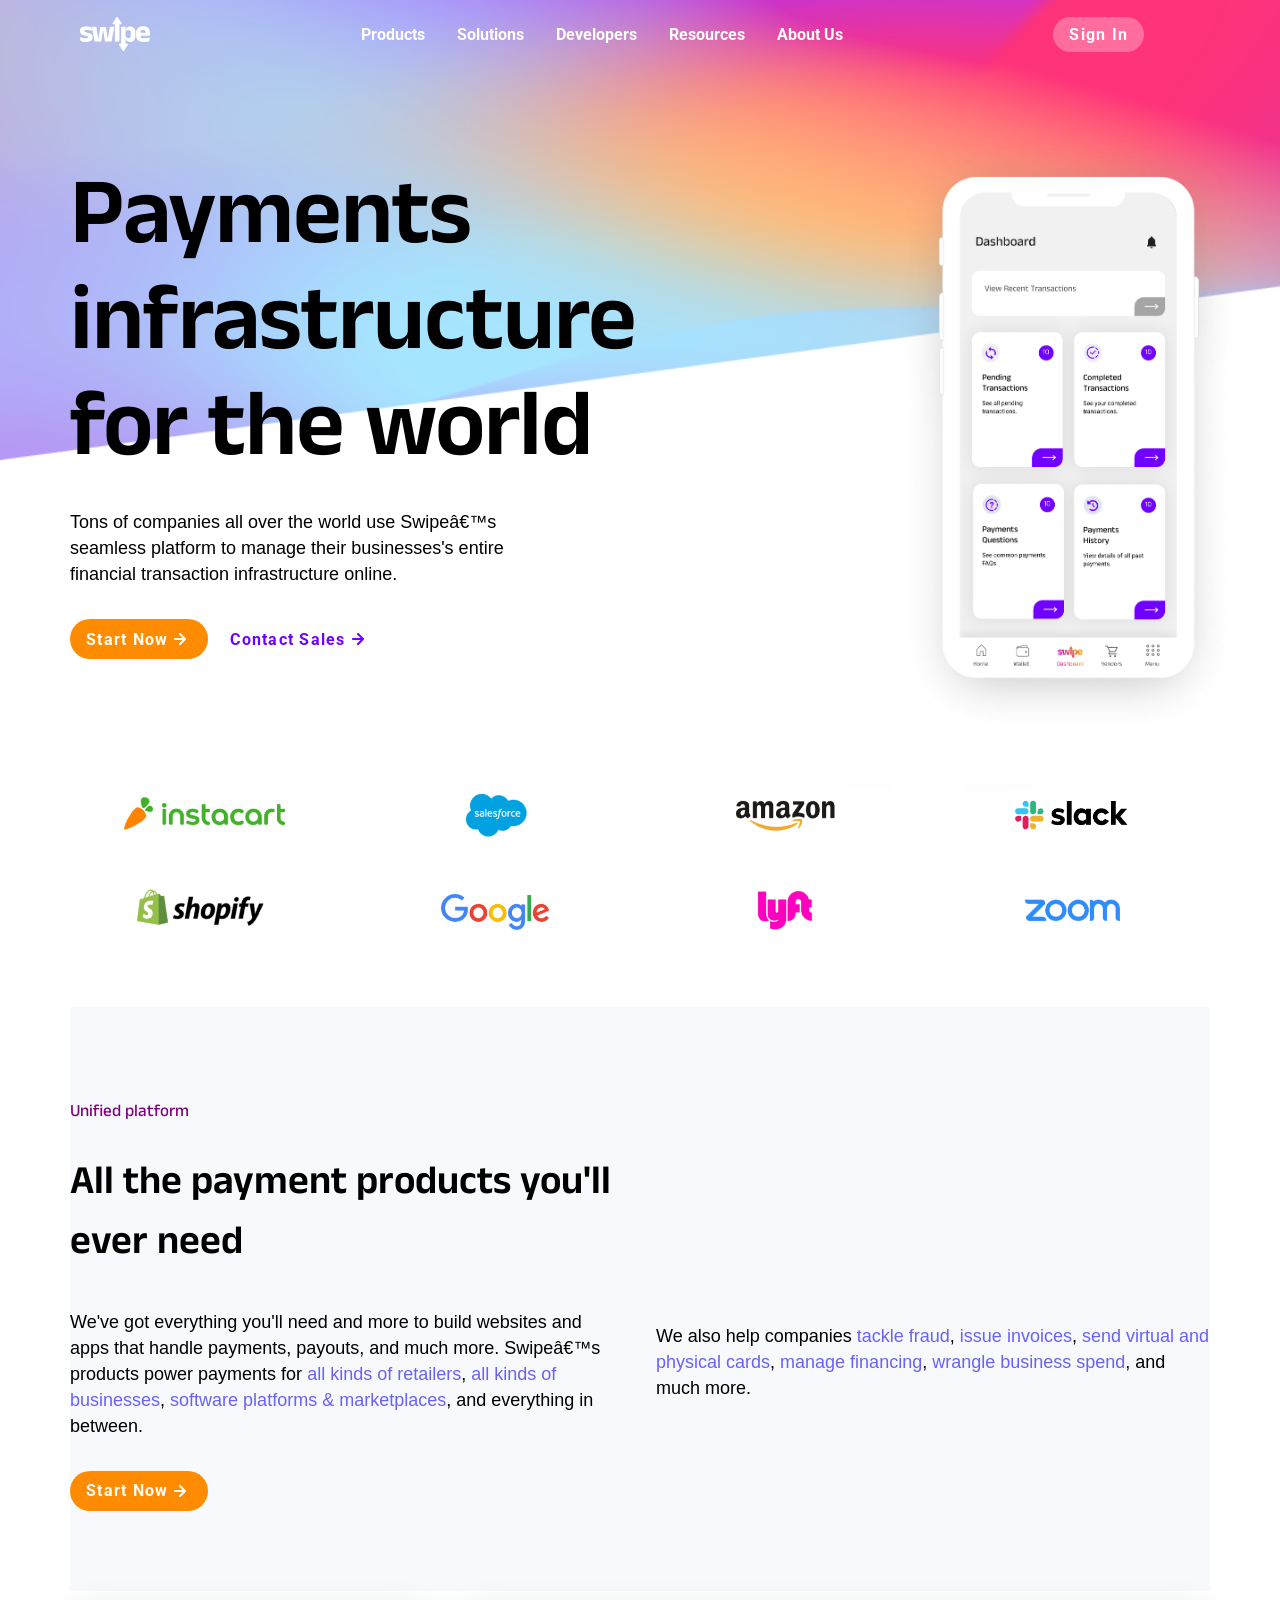
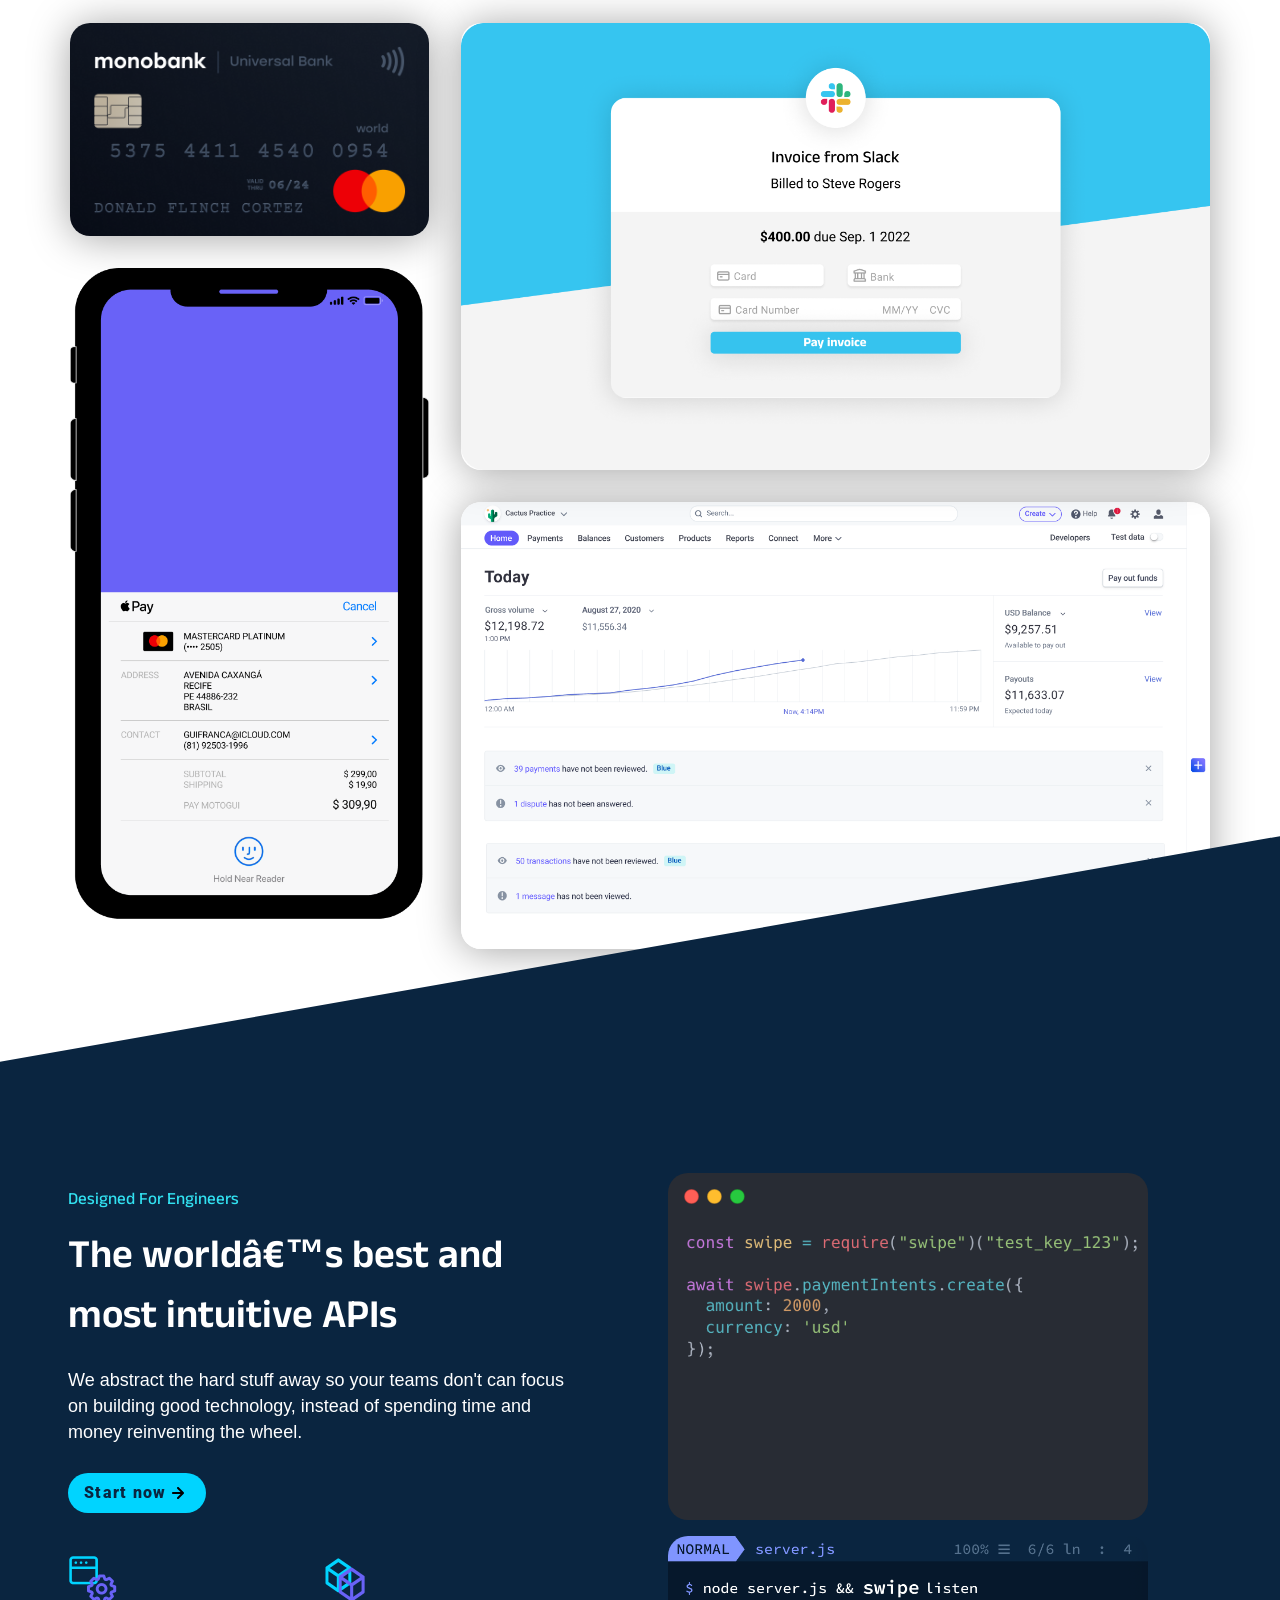
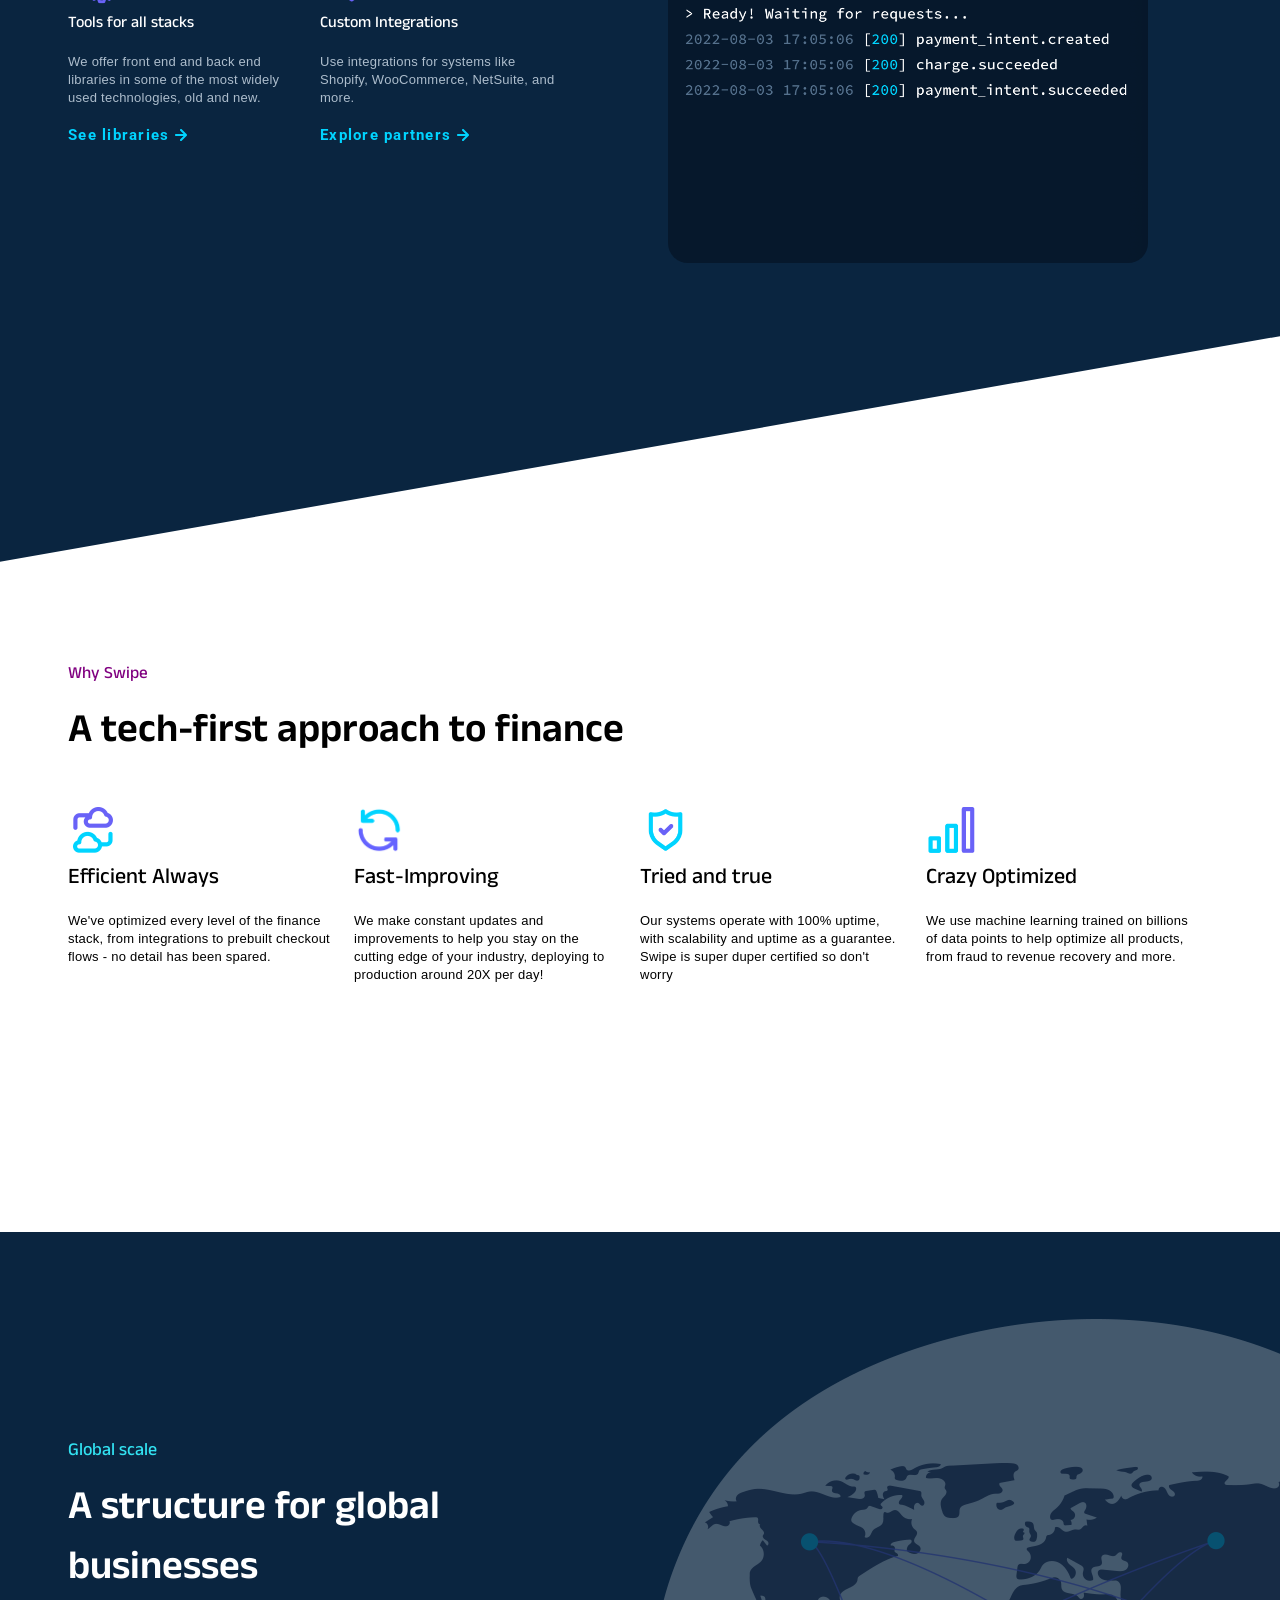
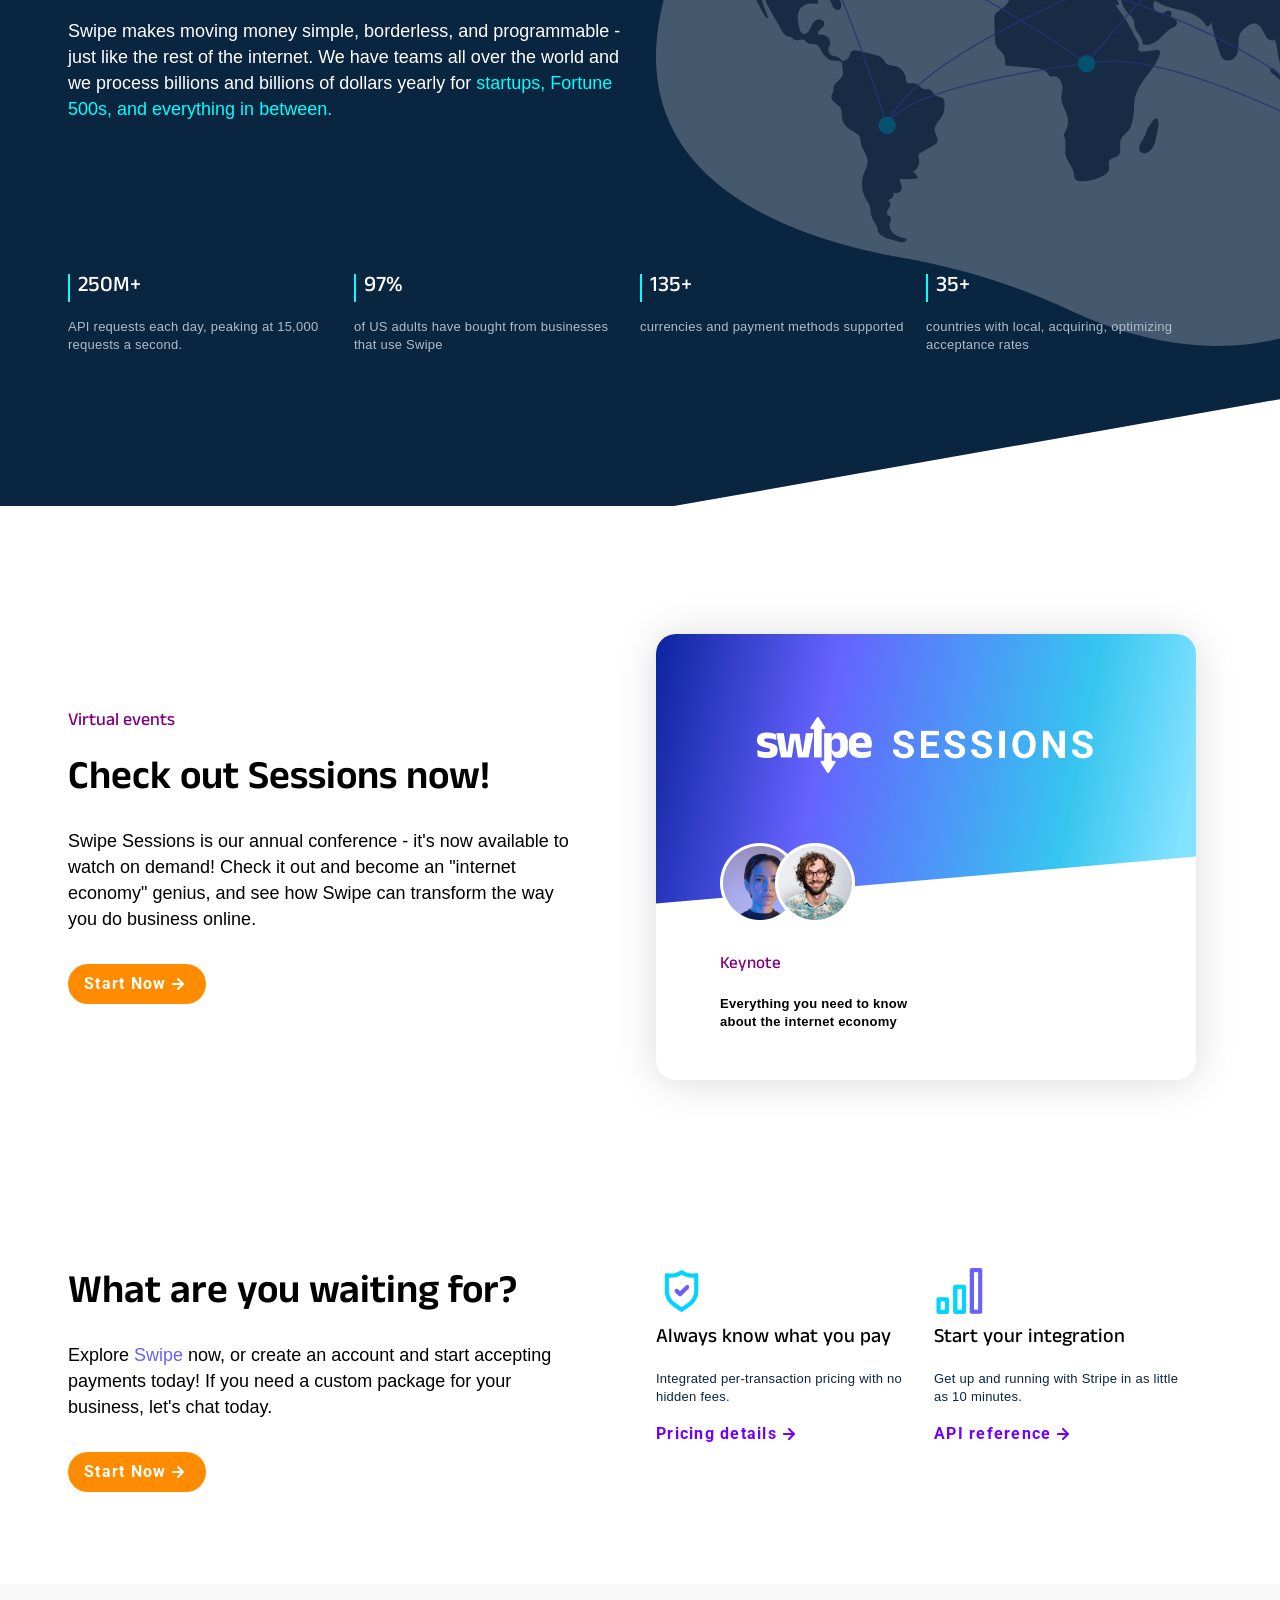
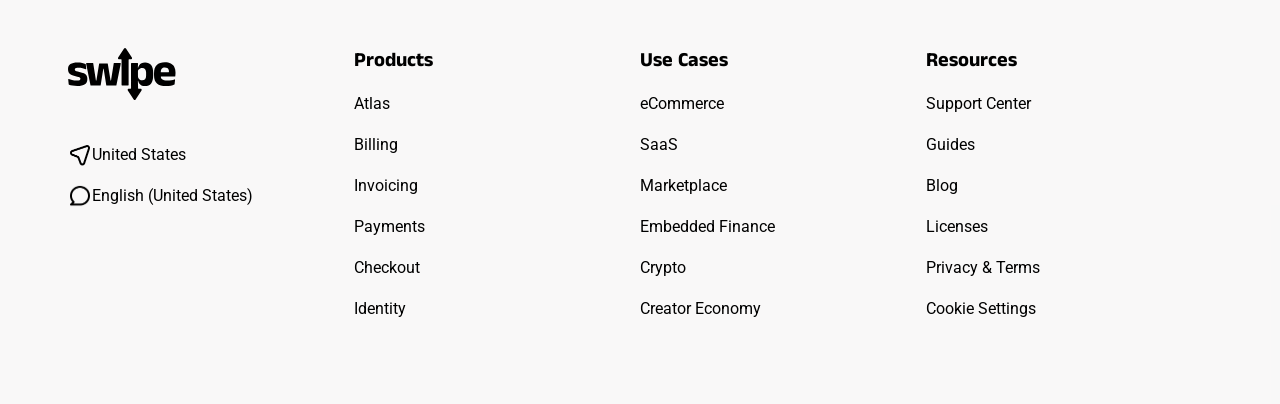
<file: index.html>
<!DOCTYPE html>
<html lang="en
<head>
    <meta charset=" UTF-8">
<meta name="viewport" content="width=device-width, initial-scale=1.0">
<title>Swipe Nikao</title>
<link rel="stylesheet" href="styles.css">
</head>

<body>
    <div class="fondo">
        <img  src="Imagenes/Rectangle 1.png" alt="fondo">
    </div>
    <!-- Primera seccion -->
    <section>
        <nav class="navegation">
            <img class="logo"  src="Imagenes/logo-white.svg" alt="Logo Swipe">
            <ul class="menu">
                <li><a href="#">Products</a></li>
                <li><a href="#">Solutions</a></li>
                <li><a href="#">Developers</a></li>
                <li><a href="#">Resources</a></li>
                <li><a href="#">About Us</a></li>
            </ul>
            <div class="hamburger">
                <div class="bar"></div>
                <div class="bar-2"></div>
                <div class="bar-3"></div>
            </div>
            <button class="Sign navbar-button">Sign In </button>
        </nav>

        <div class="body">

            <main class="contenido">
                <div  class="two-columns">
                <div class="hero">
                    <div class="left">
                    <div class="textos">
                        <h1 class="title"> Payments  infrastructure for the world</h1>
                        <p> Tons of companies all over the world use Swipe’s seamless platform to manage their
                            businesses's
                            entire financial transaction infrastructure online.</p>
                        </div>
                        <nav class="buttons">
                            <button class="start-button  flecha"> Start Now
                                <img class="flecha" src="Imagenes/arrow-right-light.svg" alt="Iniciar ahora">
                            </button>
                            <button class="contact">Contact Sales
                                <img class="flecha" src="Imagenes/arrow-right-purple.svg" alt="Ponte en Contacto">
                            </button>
                        </nav>
                    </div>

                    <div class="right">
                        <img class="phone" src="Imagenes/hero-phone.png" alt="telefono">
                    </div>
                </div>
            </div>
                <div class="partners">
                    <div class="container">
                        <div class="partners-grid">

                            <img src="Imagenes/instacart.png" alt="Instacart">
                            <img src="Imagenes/salesforce.png" alt="SalesForce">
                            <img src="Imagenes/amazon.png" alt="Amazon">
                            <img src="Imagenes/slack.png" alt="Slack">
                            <img src="Imagenes/shopify.png" alt="Shopify">
                            <img src="Imagenes/google.png" alt="Google">
                            <img src="Imagenes/lyft.png" alt="Lyft">
                            <img src="Imagenes/zoom.png" alt="Zoom">

                        </div>
                    </div>
                </div>
            </main>
            <!-- Segunda Seccion -->
            <section>
                <div class="unified-platform">
                    <div class="container-unified">
                        <p class="unified-text">
                            Unified platform
                        </p>
                        <h2>
                            All the payment products you'll ever need
                        </h2>
                        <div class="two-text">
                            <div class="text-left">
                                <p>We've got everything you'll need and more to build websites and apps that handle payments, payouts, and much more. Swipe’s products power payments for <a href="#">all kinds of retailers</a>,
                                <a href="#"> all kinds of businesses</a>,
                                <a href="#">software platforms & marketplaces</a>,
                                and everything in between.
                                </p>
                            </div>
                            <div class="text-right">
                                <p>
                                    We also help companies 
                                    <a href="#"> tackle fraud</a>,
                                    <a href="#"> issue invoices</a>,
                                    <a href="#">send virtual and physical cards</a>,
                                    <a href="#"> manage financing</a>,
                                    <a href="#"> wrangle business spend</a>,
                                    and much more.
                                </p>
                            </div>
                        </div>
                        <button class="start-button  flecha"> Start Now
                            <img class="flecha" src="Imagenes/arrow-right-light.svg" alt="Iniciar ahora">
                        </button>
                    </div>
                </div>
                <div class="graphics-section">
                    <div class="container-graphics">
                        <div class="grid-section">
                            <img id="credit-card" src="Imagenes/credit-card.png" alt="Targeta de Credito">
                            <img id="slack-invoice" src="Imagenes/slack-invoice.png" alt="Factura de Slack">
                            <img id="phone" src="Imagenes/phone.png" alt="Telefono">
                            <img id="dash"  src="Imagenes/dash.png" alt="dash">
                        </div>
                    </div>
                </div>
            </section>
           
        </div>
    </section>
    <!-- Tercera Seccion -->
    <section>
        
        <div class="PseudoElements">
        
            <div class="section-container twocolumn">
                <div class=" column-text">
                    <p class="Designed-text">
                        Designed For Engineers
                    </p>
                    <h2>
                        The world’s best and most intuitive APIs
                    </h2>
                    <p>
                        We abstract the hard stuff away so your teams don't can focus on building good technology,
                        instead of spending time and money reinventing the wheel.
                    </p>
                    <button id="start-button" class="start-button  flecha"> Start now
                        <img class="flecha" src="Imagenes/arrow-right-dark.svg" alt="Iniciar ahora">
                    </button>
                    <div class="container-cards">
                        <div class="card">
                            <img class="icon" src="Imagenes/tools-icon.png" alt="icono">
                            <h3> Tools for all stacks </h3>
                            <p class="card-text">
                                We offer front end and back end libraries in some of the most
                                widely used technologies, old and new.
                            </p>
                            <button class="contact">See libraries
                                <img class="flecha" src="Imagenes/arrow-right-blue.svg" alt="Ponte en Contacto">
                            </button>
                        </div>
                        <div class="card">
                            <img class="icon" src="Imagenes/cube-icon.png" alt="icono">
                            <h3>Custom Integrations</h3>
                            <p class="card-text">
                                Use integrations for systems like Shopify, WooCommerce, NetSuite,
                                and more.
                            </p>
                            <button class="contact">Explore partners
                                <img class="flecha" src="Imagenes/arrow-right-blue.svg" alt="Ponte en Contacto">
                            </button>
                        </div>
                    </div>
                </div>
                <div class="column-graphics">
                    <img id="codigo-mac" src="Imagenes/api-code.png" alt="Api Code">
                    <img id="terminal-code" src="Imagenes/terminal-code.png" alt="Terminal">
                </div>
            </div>

        </div>
    </section>
    <!-- Cuarta Seccion -->
    <section>
        <div class="swipe-section">
            <div class="section-container">
                <p class="unified-text">
                 Why Swipe    
                </p>
                 <h2>A tech-first approach to finance</h2>
                 <article class="card-container">
                    <div class="card">
                        <img src="Imagenes/cloud-icon.png" alt="icon" class="icon">
                        <h3> Efficient Always</h3>
                        <p class="card-text">
                            We've optimized every level of the finance stack, from integrations to prebuilt checkout
                            flows - no detail has been spared.
                        </p>
                    </div>
                    <div class="card">
                        <img src="Imagenes/cycle-icon.png" alt="icon" class="icon">
                        <h3> Fast-Improving</h3>
                        <p class="card-text">
                            We make constant updates and improvements to help you stay on the cutting edge of your
                            industry, deploying to production around 20X per day!
                        </p>
                    </div>
                    <div class="card">
                        <img src="Imagenes/shield-icon.png" alt="icon" class="icon">
                        <h3> Tried and true</h3>
                        <p class="card-text">
                            Our systems operate with 100% uptime, with scalability and uptime as a guarantee. Swipe is
                            super duper certified so don't worry
                        </p>
                    </div>
                    <div class="card">
                        <img src="Imagenes/bars-icon.png" alt="icon" class="icon">
                        <h3>Crazy Optimized</h3>
                        <p class="card-text">
                            We use machine learning trained on billions of data points to help optimize all products,
                            from fraud to revenue recovery and more.
                        </p>
                    </div>
                 </article>
            </div>
        </div>
    </section>

    <!-- Quinta Seccion -->
    <section>
        <div class="global-section">
            <div class="section-container">
                <div class="two-text"> 
                    <div class="text-left">
                        <p class="Designed-text">
                            Global scale
                        </p>
                        <h2>A structure for global businesses</h2>
                        <p>Swipe makes moving money simple, borderless, and programmable - just like the rest of the
                            internet. We have teams all over the world and we process billions and billions of dollars
                            yearly for 
                        <a href="#">startups, Fortune 500s, and everything in between.</a>
                    </p>
                    </div>
                    <div class="text-right">
                        <img src="Imagenes/global-graphic.png" alt="" id="globe">
                    </div>
                </div>
                <div class="card-container">

                    <div class="card">
                        
                        <h3>250M+</h3>
                        <p class="card-text">
                            API requests each day, peaking at 15,000 requests a second.
                        </p>
                    </div>
                    <div class="card">
                        <h3>97%</h3>
                        <p class="card-text">
                            of US adults have bought from businesses that use Swipe
                        </p>
                    </div>
                    <div class="card">
                        <h3>135+</h3>
                        <p class="card-text">
                            currencies and payment methods supported
                        </p>
                    </div>
                    <div class="card">
                        <h3>35+</h3>
                        <p class="card-text">
                            countries with local, acquiring, optimizing acceptance rates
                        </p>
                    </div>

                </div>
            </div>
        </div>
    </section>
    <section>
        <div class="virtual_section">
            <div class="section-container two-text">
                <div class="text-left">
                    <p class="unified-text">
                        Virtual events
                    </p>
                    <h2>Check out Sessions now!</h2>
                    <p>Swipe Sessions is our annual conference - it's now available to watch on demand! Check it out and
                    become an "internet economy" genius, and see how Swipe can transform the way you do business
                    online.</p>
                    <button class="start-button  flecha"> Start Now
                        <img class="flecha" src="Imagenes/arrow-right-light.svg" alt="Iniciar ahora">
                    </button>
                </div>
                <div class="text-right">
                    <div class="swipe_sessions">
                        <div class="card_top">
                            <img src="Imagenes/swipe-sessions.png" alt="swipe sessions" id="sessions_logo">
                            <div class="avatars"><img src="Imagenes/avatar1.png" alt="persona uno">
                                <img src="Imagenes/avatar2.png" alt="persona dos">
                            </div>
                        </div>
                        <div class="card_bottom">
                            <div class="card_content">
                                <p class="unified-text">Keynote</p>
                                <p class="card-text">
                                    Everything you need to know about the internet economy
                                </p>
                            </div>
                        </div>
                    </div>
                </div>
            </div>
        </div>
    </section>
    <section>
        <div class="waiting_section">
            <div class="section-container two-text">
                <div class="text-left">
                    <h2>What are you waiting for?</h2>
                    <p>
                    Explore <a href="#">Swipe</a> now, or create an account and start accepting payments today! If
                    you need a custom package for your business, let's chat today.  
                    </p>
                    <button class="start-button  flecha"> Start Now
                        <img class="flecha" src="Imagenes/arrow-right-light.svg" alt="Iniciar ahora">
                    </button>
                </div>
                <div class="text-right">
                    <div class="card">
                        <img src="Imagenes/shield-icon.png" alt="icono de escudo" class="icon">
                        <h3>Always know what you pay</h3>
                        <p class="card-text">
                            Integrated per-transaction pricing with no hidden fees.
                        </p>
                        <button class="contact">Pricing details
                            <img class="flecha" src="Imagenes/arrow-right-purple.svg" alt="Ponte en Contacto">
                        </button>
                    </div>
                    <div class="card">
                        <img src="Imagenes/bars-icon.png" alt="icono de barras" class="icon">
                        <h3>Start your integration</h3>
                        <p class="card-text">
                            Get up and running with Stripe in as little as 10 minutes.
                        </p>
                        <button class="contact">API reference
                            <img class="flecha" src="Imagenes/arrow-right-purple.svg" alt="Ponte en Contacto">
                        </button>
                    </div>
                </div>
            </div>
        </div>
    </section>

    <footer>
        <div class="section-container">
            <div class="col">
                <img src="Imagenes/logo-dark.svg" alt="logo Swipe" id="footer_logo">
                <div class="icon_link">
                    <img src="Imagenes/location-icon.png" alt="locacion">
                    <a href="#">United States</a>
                </div>
                <div class="icon_link">
                    <img src="Imagenes/comment-icon.png" alt="idioma">
                    <a href="#">English (United States)</a>
                </div>
            </div>
            <div class="col">
                <h3>Products</h3>
                <ul>
                    <li>
                        <a href="#">Atlas</a>
                    </li>
                    <li>
                        <a href="#">Billing</a>
                    </li>
                    <li>
                        <a href="#">Invoicing</a>
                    </li>
                    <li>
                        <a href="#">Payments</a>
                    </li>
                    <li>
                        <a href="#">Checkout</a>
                    </li>
                    <li>
                        <a href="#">Identity</a>
                    </li>
                </ul>
            </div>
            <div class="col">
                <h3>Use Cases</h3>
                <ul>
                    <li>
                        <a href="#">eCommerce</a>
                    </li>
                    <li>
                        <a href="#">SaaS</a>
                    </li>
                    <li>
                        <a href="#">Marketplace</a>
                    </li>
                    <li>
                        <a href="#">Embedded Finance</a>
                    </li>
                    <li>
                        <a href="#">Crypto</a>
                    </li>
                    <li>
                        <a href="#">Creator Economy</a>
                    </li>
                </ul>
            </div>
            <div class="col">
                <h3>Resources</h3>
                <ul>
                    <li>
                        <a href="#">Support Center</a>
                    </li>
                    <li>
                        <a href="#">Guides</a>
                    </li>
                    <li>
                        <a href="#">Blog</a>
                    </li>
                    <li>
                        <a href="#">Licenses</a>
                    </li>
                    <li>
                        <a href="#">Privacy & Terms</a>
                    </li>
                    <li>
                        <a href="#">Cookie Settings</a>
                    </li>
                </ul>
            </div>
        </div>
    </footer>

</body>

</html>
</file>
<file: styles.css>
@import url('https://fonts.googleapis.com/css2?family=Anek+Telugu:wght@700&family=Poppins:ital,wght@1,200&family=Roboto&display=swap');

* {
  margin: 0;
  padding: 0;
  box-sizing: border-box;
}


body {
  position: relative;
  overflow-x:hidden;
}

@keyframes move {
  from {
    transform: translateX(-5px);
  }
  to {
    transform: translateX(10px);
  }
}

.fondo {
  position: relative;
  z-index: -1;
}
.fondo img {
  position: absolute;
  width: 100%;
  height: 280px;
}

.navegation {
  width: 100%;
  display: flex;
  justify-content: space-between;
  align-items: center;
  box-sizing: border-box;
  padding: 0px 16px;
  padding-right: 10px;
  margin-bottom: 80px;
  max-width: 1144px;
}

.menu {
  display: none;
}

.hamburger {
  width: 40px;
  height: 26px;
  background-color: white;
  display: flex;
  justify-content: center;
  flex-direction: column;
  align-items: center;
  border: none;
  border-radius: 20px;
}

.hamburger .bar {
  width: 50%;
  height: 4px;
  background-color: #32e2f1;
  margin: 1px;
}
.hamburger .bar-2 {
  width: 60%;
  height: 4px;
  background-color: blue;
  margin: 1px;
}
.hamburger .bar-3 {
  width: 50%;
  height: 4px;
  background-color: #32e2f1;
  margin: 1px;
}

.Sign {
  display: none;
}
.body {
  margin-left: 20px;

}

main {
  width: 100%;
}

.two-columns {
  width: 100%;
  display: flex;
  justify-content: center;
}

.hero {
  width: 100%;
  display: flex;
  flex-direction: row;
  justify-content: flex-start;
  align-items: center;
  box-sizing: border-box;
}
.two-columns p {
  max-width: 480px;
}

.textos {
  width: 100%;
  height: auto;
}
.title {
  font-family: "Anek Telugu", sans-serif;
  font-weight: 600;
  font-size: 50px;
  margin: 0;
  letter-spacing: -1px;
  line-height: 60px;
}

p {
  font-size: 18px;
  line-height: 26px;
  font-weight: 400;
  font-family: "Arial", sans-serif;
  margin: 16px 0;
  
}

.buttons {
  display: flex;
  margin: 16px 0;
  align-items: center;
}

.start-button {
  font-family: 'Roboto', sans-serif;
  font-size: 16px;
  letter-spacing: 1.25px;
  font-weight: bold;
  border-radius: 20px;
  border: none;
  background-color: darkorange;
  color: white;
  padding: 8px 16px;
  margin: 16px 0;
  margin-right: 22px;
}



 .start-button:hover .flecha {
    animation: move;
    animation-duration: 2s;
    animation-iteration-count: infinite;
}
.contact {
  display: flex;
  align-items: center;
  font-family: "Roboto", sans-serif;
  font-size: 16px;
  letter-spacing: 1.25px;
  font-weight: bold;
  border: none;
  border-radius: 20px;
  background-color: transparent;
  color: #7000ff;
  /* padding: 12px 12px 12px 0; */
}
.contact:hover {
  background-color:rgba(0, 139, 139, 0.049);
}
.contact:hover .flecha {
    animation: move;
    animation-duration: 2s;
    animation-iteration-count: infinite;
}

.flecha {
  display: flex;
  justify-content: center;
  align-items: center;
}

.phone {
  display: none;
}

.partners {
  width: 100%;
}

.container {
  width: 100%;
  max-width: 1144px;
  padding: 0px;
}

.partners-grid {
  display: grid;
  grid-template-columns: 1fr 1fr;
  margin: 60px 0 64px 0;
  column-gap: 16px;
  row-gap: 32px;
  justify-items: start;
}

.partners-grid img {
  width: 100%;
  height: auto;
}

.unified-platform {
  width: 100%;
  display: flex;
  justify-content: center;
  background-color:#f7f9fc;;
  padding: 64px 0;
}

.unified-text {
  color: purple;
  font-family: "Anek Telugu", sans-serif;
  font-size: 17px;
  line-height: 26px;
  font-weight: 500;
}

h2 {
  font-family: "Anek Telugu", sans-serif;
  font-weight: 600;
  font-size: 34px;
  margin: 0;
  width: 100%;
}
.unified-platform  h2 {
  margin-bottom: 16px;
}

.unified-platform p {
  margin: 30px 0;
}

.text-left p {
  font-size: 18px;
  margin: 16px 0;
}

a {
  text-decoration: none;
  color: #6962f7;
  font-weight: 500;
}

a:hover {
  color: #332f82;
}

.graphics-section {
  width: 100%;
  display: flex;
  justify-content: center;
  
}

.grid-section {
  display: grid;
  grid-template-areas:
  "card slack slack"
  "phone slack slack"
  "phone dash dash"
  ;
  grid-gap: 32px;
  padding: 32px 0;
  
}

#credit-card {
grid-area: card;
width: 100%;
box-shadow: 0px 2px 40px 
rgba(0, 0, 0, 0.361);
border-radius:20px ;
}
img{
  overflow-clip-margin: content-box;
  overflow: clip;
}
#slack-invoice {
  grid-area: slack;
  width: 100%;
  box-shadow: 0px 2px 40px
  rgba(0, 0, 0, 0.361);
  border-radius:20px ;
}
#phone {
  grid-area: phone;
  width: 100%;
}

#dash {
  grid-area: dash;
  width: 100%;
  box-shadow: 0px 2px 40px
  rgba(0, 0, 0, 0.361);
  border-radius:20px ;
  z-index: -1;
}
.container-unified {
  width: 100%;
  max-width: 1144px;
}
.container-graphics {
  width: 100%;
  max-width: 1144px;
}

.PseudoElements {
  color: white;
  width: 100%;
  display: flex;
  justify-content: center;
  position: relative;
  padding:calc(64px * 3) 0;
  
}
.PseudoElements::before {
  content: "";
  width: 100%;
  height: 1100px;
  background-color: #0a2540;
  position: absolute;
  top: -32px;
  left: 0;
  z-index: -1;
  transform: skewY(-10deg);
}

.section-container {
  max-width: 1144px;
}

.twocolumn {
  width: 100%;
  display: flex;
  justify-content: center;
  align-items: flex-start;
  flex-direction: row;
  box-sizing: border-box;
}

.twocolumn .column-text {
  width: 100%;
  display: flex;
  flex-direction: column;
  align-items: start;
  justify-content: center;
  padding-right: 16px;
  box-sizing: border-box;
}

.Designed-text {
  color:#32e2f1;
  font-family:"Anek Telugu", sans-serif;
  font-weight: 500;
  font-size: 17px;
  line-height: 26px;
}

.column-text .start-button {
  margin: 12px 0;
  font-weight:900;
  border-radius: 20px;
  background-color:#00d4ff;
  color: #0a2540;
}

.PseudoElements .container-cards {
display: flex;
flex-direction: column;
margin: 22px 0;

}

.card {
  display: flex;
  flex-direction: column;
  justify-content: flex-start;
  align-items: flex-start;
  padding: 8px 16px 8px 0;
}


.PseudoElements .container-cards .card {
  width: 100%;
}

.card .icon {
  height: 50px;
  margin-bottom: 8px;
}

.card  .flecha {
  height: 24px;
}

 .card h3 {
  font-family:"Anek Telugu", sans-serif;
  font-weight: 500;
  font-size: 16px;
  width: 100% ;
  
}

.card-text {
  color: #adbdcc;
  font-size: 13px;
  line-height: 18px;
  letter-spacing: 0.25px;
}

.PseudoElements .contact {
  color: #00d4ff;
  
  font-size: 15px;

}

.column-graphics {
  display: none;
}
.start-button:hover {
  background-color:darkcyan;
}

.column-text .start-button:hover {
  background-color:white;
}

/* 4ta seccion */

.swipe-section {
  width: 100%;
  display: flex;
  justify-content: center;
  padding: calc(64px *3) 0;
}

.card-container {
  display: flex;
  margin: 32px 0;
}

.swipe-section .card-text {
  color: black;
}

/* 5ta Seccion */

.global-section {
  width: 100%;
  display: flex;
  justify-content: center;
  color: white;
  position: relative;
  padding-top:calc(64px *3);
  overflow: hidden;
}
.global-section::before {
content: "" ;
width: 100%;
height: 1000px;
background-color: #0a2540;
position: absolute;
top: -32px;
left: 0;
transform: skewY(-10deg);
z-index: -1;

}



#globe {
  max-width: 844px;
  opacity: 25%;
  position: absolute;
  top: 10%;
  z-index: -1;
}

.global-section .card-container {
  display: flex;
  margin: calc(64px * 2) 0;
}

.global-section .card-container .card {
  width: 25%;
  box-sizing: border-box;
  padding-right: 8px;
}

.global-section .card-container .card h3 {
border-left:  2px solid  aqua;
padding-left: 8px;
line-height: 28px;
}
.global-section a {
  color: aqua;
}
.two-text {
  width: 100%;
  display: flex;
  flex-direction: row;
  justify-content: center;
  align-items: flex-start;
  box-sizing: border-box;
}
.two-text .text-left {
  width: 50%;
  padding-right: 16px;
  display: flex;
  flex-direction: column;
  align-items: start;
  justify-content: center;
  box-sizing: border-box;
}
.two-text .text-right {
  width: 50%;
  padding-left: 16px;
  display: flex;
  flex-direction: column;
  align-items: start;
  justify-content: center;
  box-sizing: border-box;
}
/* Sexta seccion */

.virtual_section {
  display: flex;
  justify-content: center;
  padding: calc(64px * 2) 0;
  position: relative;
}

.virtual_section::before {
  content: "";
  background-color:white;
  width: 100%;
  height: 100%;
  position: absolute;
  top: 0;
  z-index: -1;
}


.virtual_section .text-left {
 
  padding-right:64px ;
}

.swipe_sessions {
  width: 540px;
  height: 446px;
  box-shadow: 0px 2px 40px rgba(0, 0, 0, 0.15);
  border-radius: 20px;
  overflow: hidden;
}

.swipe_sessions .card_top {
  width: 100%;
  height: 50%;
  display: flex;
  justify-content: center;
  align-items: center;
  position: relative;
}
.swipe_sessions .card_top::before {
  content: "";
  background: linear-gradient( 101.33deg, #08209a 0.76%, #6563ff 33.33%, #36c5f0 76.92%, #83e2ff 96.96% );
  width: 100%;
  height: 150%;
  position: absolute;
  top: -40%;
  transform: skewY(-5deg);
  z-index: 1;
}

#sessions_logo {
  z-index: 2;
  width: 338px;
}

.virtual_section .avatars {
  position: absolute;
  bottom: -70px;
  left: 64px;
  z-index: 3;
}

.virtual_section .avatars img {
  width: 80px;
}
.virtual_section .avatars img:nth-of-type(2) {
  position: absolute;
  left: 55px;
}

.virtual_section .card_bottom {
  width: 100%;
  height: 50%;
  box-sizing: border-box;
  padding: 64px;
}
.virtual_section .card_bottom .unified-text {
  margin-top:32px;
}

.virtual_section .card_bottom .card-text {
  color: black;
  font-weight: 700;
  width: 50%;
}

.waiting_section {
  display: flex;
  justify-content: center;
  padding: 58px 0;
}

.waiting_section .text-left {
  padding: 0 64px 0 0;
}

.waiting_section .text-right {
  flex-direction: row;
}

.waiting_section .text-right .card {
  width: 50%;
  box-sizing: border-box;
  padding: 0 8px 0 0;
  margin: 0 16px 0 0;
}

.waiting_section .start-button {
  margin-bottom: 34px;
}

.waiting_section h3 {
  font-size: 20px;
}
.waiting_section .card-text {
  color: #0a2540;
}


/* footer */

footer {
  font-family:"Anek Telugu", sans-serif;
  display: flex;
  justify-content: center;
  background-color: rgba(220, 218, 218, 0.187);
  padding: 64px 0;
}

footer .section-container {
  display: flex;
  flex-wrap: wrap;
  width: 90%;
}

footer .col {
  width: 25%;
  
}

#footer_logo {
  max-width: 108px;
  margin: 0 0 16px 0;
}

footer .icon_link {
  display: flex;
  align-items: center;
  margin: 16px 0;
}
footer .icon_link img {
  width: 24px;
}

footer .col a {
  color: black;
  font-weight: normal;
  font-family: 'Roboto', sans-serif;

}

footer h3 {
  font-size: 20px;
  font-family: 'Anek Telugu', sans-serif;
  
}
footer .col ul {
  list-style-type: none;
  padding: 0;
}
footer .col ul li {
  margin: 16px 0;
}

@media (min-width: 550px) {
  .title {
    font-size: 30px;
    padding: 0;
  }

  .partners-grid {
    display: grid;
    grid-template-columns: 1fr 1fr 1fr 1fr;
    grid-template-rows: 1fr 1fr;
    margin: 80px 0 64px 0;
    column-gap: 16px;
    row-gap: 32px;
    justify-items: start;
  }

  .phone {
    display: flex;
    height: 550px;
    box-sizing: border-box;
  }
}

@media only screen and (min-width: 768px) {
  .title {
    line-height: 76px;
    font-size: 70px;
  }
  
  .partners-grid {
    margin-top: 50px;
  }

  .navegation {
   
    
    padding: 16px 30px;
  
    margin-bottom: 65px;
  }

  .menu {
    display: flex;
    list-style: none;
    justify-content: center;
    align-items: center;
  }
  .menu a:hover {
    text-decoration: underline;
  }
  .menu a {
    font-family: "Roboto", sans-serif;
    color: white;
    margin: 16px;
    font-weight: bold;
    text-decoration: none;
    
  }

  .Sign {
    display: flex;
    font-family: "Roboto", sans-serif;
    font-size: 16px;
    letter-spacing: 1.25px;
    font-weight: bold;
    border-radius: 20px;
    border: none;
    background-color: rgba(255, 255, 255, 0.279);
    color: white;
    padding: 8px 16px;
    transition: all 0.15s ease;
  }

  .Sign:hover {
    background-color: rgba(255, 255, 255, 0.476);
  }

  .fondo img {
    height: 456px;
  }

  .hamburger {
    display: none;
  }
  .unified-platform  h2 {
   width: 50%;
  }

    h2 {
      font-size: 40px;
    }





    .twocolumn .column-graphics {
      width: 50%;
      display: flex;
      flex-direction: column;
      align-items: start;
      justify-content: center;
      padding-left: 16px;
      box-sizing: border-box;
    }

    .PseudoElements .container-cards {
      flex-direction: row;
    }

    #codigo-mac {
      max-width: 480px;
      margin-bottom: 16px;
      border-radius: 20px;
      
    }
    #terminal-code {
      max-width: 480px;
      border-radius: 20px;
      
    }

    /* 4ta seccion */

    .swipe-section .card h3 {
      font-size: 22px;
    }
    .swipe-section .card-container .card {
      width: 25%;
      padding-right:8px;
      margin-right: 16px;
      box-sizing: border-box;
    }

    /* 5ta seccion  */

    .global-section .card h3 {
      font-size: 22px;  
    }
    
    .virtual_section .text-left {
      height: 446px;
    }
}

@media screen and (min-width: 1024px) {


  .title {
    font-size: 94px;
    padding-right: 200px;
    line-height: 106px;
  }
  .phone {
    height: 600px;
    margin-left: 60px;

  }
  .body {
    margin: 0 70px;
  }

  .navegation {
    padding-right: 0px;
    padding-left: 80px;  
  }
  .partners-grid img {
    width: 78%;
    place-self: center;
  }
  .fondo img {
    position: absolute;
    width: 100%;
    height: 460px;
  }  

    /* 5ta seccion  */

  .global-section::before {
    top: -120px;
  }

}


@media (min-width:1025px) and (max-width: 1440px) {
  .twocolumn .column-graphics {
    margin-left: 64px;
    margin-right: 64px;
  }
}

@media only screen and (max-width:850px ){
  .PseudoElements .column-graphics {
    width: 40%;
  }
}

@media (min-width: 550px) and (max-width: 1144px){
.hero .left {
    width: 55%;
}
.hero .right {
  width: 25;
}

}

@media only screen and (max-width: 1144px) {
  .container-unified {
    padding: 0 16px;
  }
  .container-graphics {
    padding: 0 16px;
  }

  .section-container {
    padding: 0 16px;
    overflow-x:hidden;
  }

    .virtual_section .section-container {
      padding: 0;
      padding-left: 14px;
      padding-right: 14px;
    }
  .text-right  {
    
    overflow: hidden;
  }
}

@media only  screen and (max-width: 768px) {
  /* 4ta seccion */
 .swipe-section .card-container  {
  flex-wrap: wrap;
 }

 .global-section .card-container {
  flex-wrap: wrap;
  margin: 64px 0;
 }
 .global-section .card-container .card {
  width: 50%;
  margin: 16px 0;
 }

 .waiting_section .two-text {
  align-items: center;
 }

 .waiting_section .text-right {
  flex-wrap: wrap;
}
 .waiting_section .text-right .card {
  width: 100%;
  margin: 16px 0;
 }
}
  

@media only  screen and (max-width: 550px) {
  .unified-platform {
    padding: 16px 0;
  }

  .PseudoElements {
    padding: 32px 0;
  }
  .PseudoElements::before {
    height: 920px;
  }

  /* 4ta seccion */

  .swipe-section {
    padding: 64px 0 16px 0;
  }

  .swipe-section .card-container .card .icon {
    height: 35px;
  }
  /* 5ta seccion */

  .global-section {
    padding: 64px 0 0 0;}

    .global-section .card-container {
      margin: 16px 0;
    }

    .global-section .two-text .text-left {
      width: 100%;
    }

    .global-section .two-text .text-right {
      width: 100%;
      padding: 0;
    }

    #globe {
      opacity: 10%;
    }

    .global-section .card-container {
      margin: 16px 0;
    }

    .global-section .card-container .card {
      width: 100%;
      margin: 8px 0;
    }

    .virtual_section {
      padding: 0;
    }

    .two-text {
      flex-direction: column;
    }

    .two-text .text-left {
      width: 100%;
    }

    .two-text .text-right {
      width: 100%;
      padding: 0;
      margin-top: -35px;
  }

  .virtual_section .swipe_sessions {
    margin: 32px 0;
    width: 100%;
  }

  .virtual_section .swipe_sessions .card_top {
    height: 40%;
  }

  #sessions_logo {
    width: 300px;
  }

  .virtual_section .card_bottom .card-text {
    width: 100%;
  }
  
  .waiting_section {
    padding: 16px 0;
  }
  
  footer .section-container {
    flex-wrap: wrap;
  }
  footer .col {
    width: 50%;
    margin: 16px 0;
  }

  #footer_logo {
    width: 70px;
  }
  footer .icon_link img {
    width: 18px;
  }

  footer .col a {
    font-size: 12px;
  }
}
</file>
